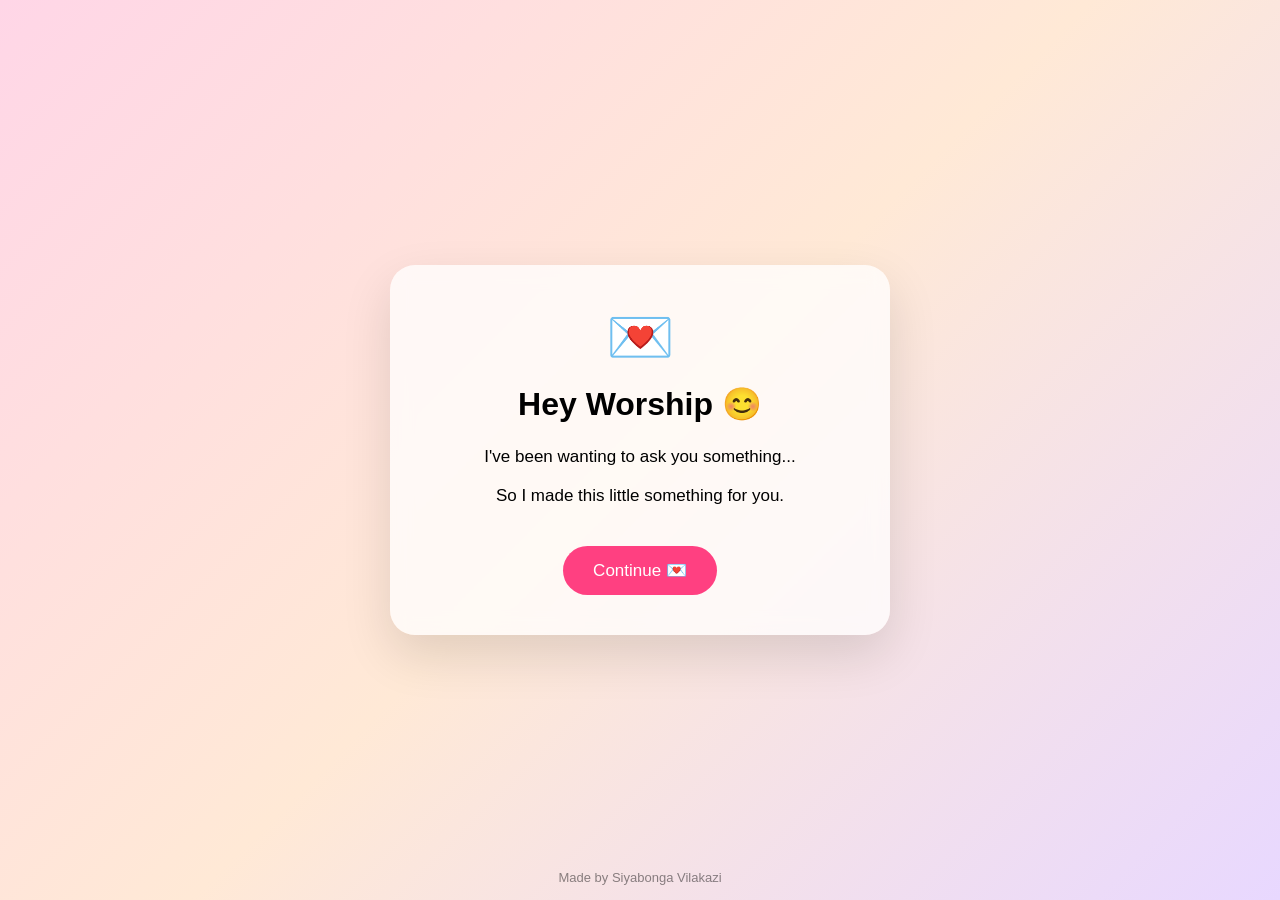
<file: index.html>
<!doctype html>
<html lang="en">
  <head>
    <meta charset="UTF-8" />
    <meta name="viewport" content="width=device-width, initial-scale=1.0" />
    <title>A Little Something 💌</title>

    <link rel="stylesheet" href="style.css" />
  </head>

  <body>
    <!-- Floating hearts -->
    <div class="hearts">
      <span>♡</span>
      <span>♡</span>
      <span>♡</span>
      <span>♡</span>
      <span>♡</span>
      <span>♡</span>
    </div>

    <main class="card">
      <div class="emoji">💌</div>

      <h1>Hey Worship 😊</h1>

      <p class="intro">I've been wanting to ask you something...</p>

      <p class="intro">So I made this little something for you.</p>

      <a href="question.html" class="continue-btn"> Continue 💌 </a>
    </main>

    <footer>Made by Siyabonga Vilakazi</footer>
  </body>
</html>
</file>
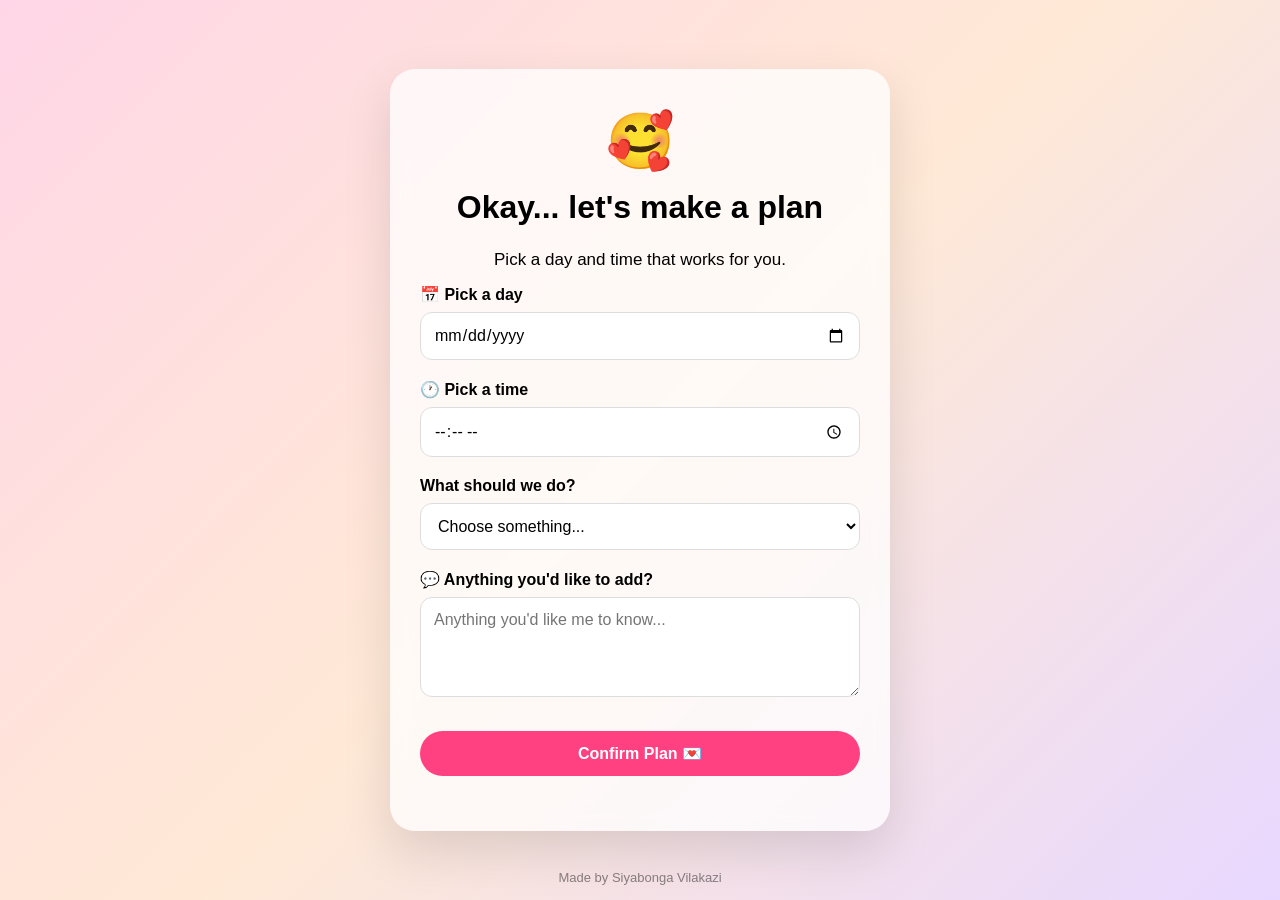
<file: form.html>
<!doctype html>
<html lang="en">
  <head>
    <meta charset="UTF-8" />
    <meta name="viewport" content="width=device-width, initial-scale=1.0" />
    <title>Let's Make a Plan 💕</title>
    <link rel="stylesheet" href="style.css" />
  </head>
  <body>
    <!-- Floating hearts -->
    <div class="hearts">
      <span>♡</span>
      <span>♡</span>
      <span>♡</span>
      <span>♡</span>
      <span>♡</span>
      <span>♡</span>
    </div>
    <main class="card form-card">
      <div class="emoji">🥰</div>
      <h1>Okay... let's make a plan</h1>
      <p class="intro">Pick a day and time that works for you.</p>
      <form id="planForm">
        <!-- Date -->
        <div class="form-group">
          <label for="date"> 📅 Pick a day </label>
          <input type="date" id="date" name="date" required />
        </div>

        <!-- Time -->
        <div class="form-group">
          <label for="time"> 🕐 Pick a time </label>

          <input type="time" id="time" name="time" required />
        </div>

        <!-- Plan -->
        <div class="form-group">
          <label for="plan">What should we do? </label>

          <select id="plan" name="plan" required>
            <option value="">Choose something...</option>

            <option value="Play pool 🎱">Play pool 🎱</option>

            <option value="Watch football ⚽">Watch football ⚽</option>

            <!--<option value="Get something to eat 🍕">
              Get something to eat 🍕
            </option-->

            <option value="Watch a movie 🎬">Watch a movie 🎬</option>

            <option value="Just chill 😊">Just chill 😊</option>

            <option value="Something else">Something else ✨</option>
          </select>
        </div>

        <!-- Other plan -->
        <div class="form-group" id="otherPlanGroup" style="display: none">
          <label for="otherPlan"> ✨ Tell me what you have in mind </label>

          <input
            type="text"
            id="otherPlan"
            name="otherPlan"
            placeholder="Your idea..." />
        </div>

        <!-- Message -->
        <div class="form-group">
          <label for="message"> 💬 Anything you'd like to add? </label>

          <textarea
            id="message"
            name="message"
            rows="4"
            placeholder="Anything you'd like me to know..."></textarea>
        </div>

        <button type="submit" class="submit-btn">Confirm Plan 💌</button>
      </form>

      <p id="formResponse"></p>
    </main>

    <footer>Made by Siyabonga Vilakazi</footer>

    <script src="script.js"></script>
  </body>
</html>
</file>
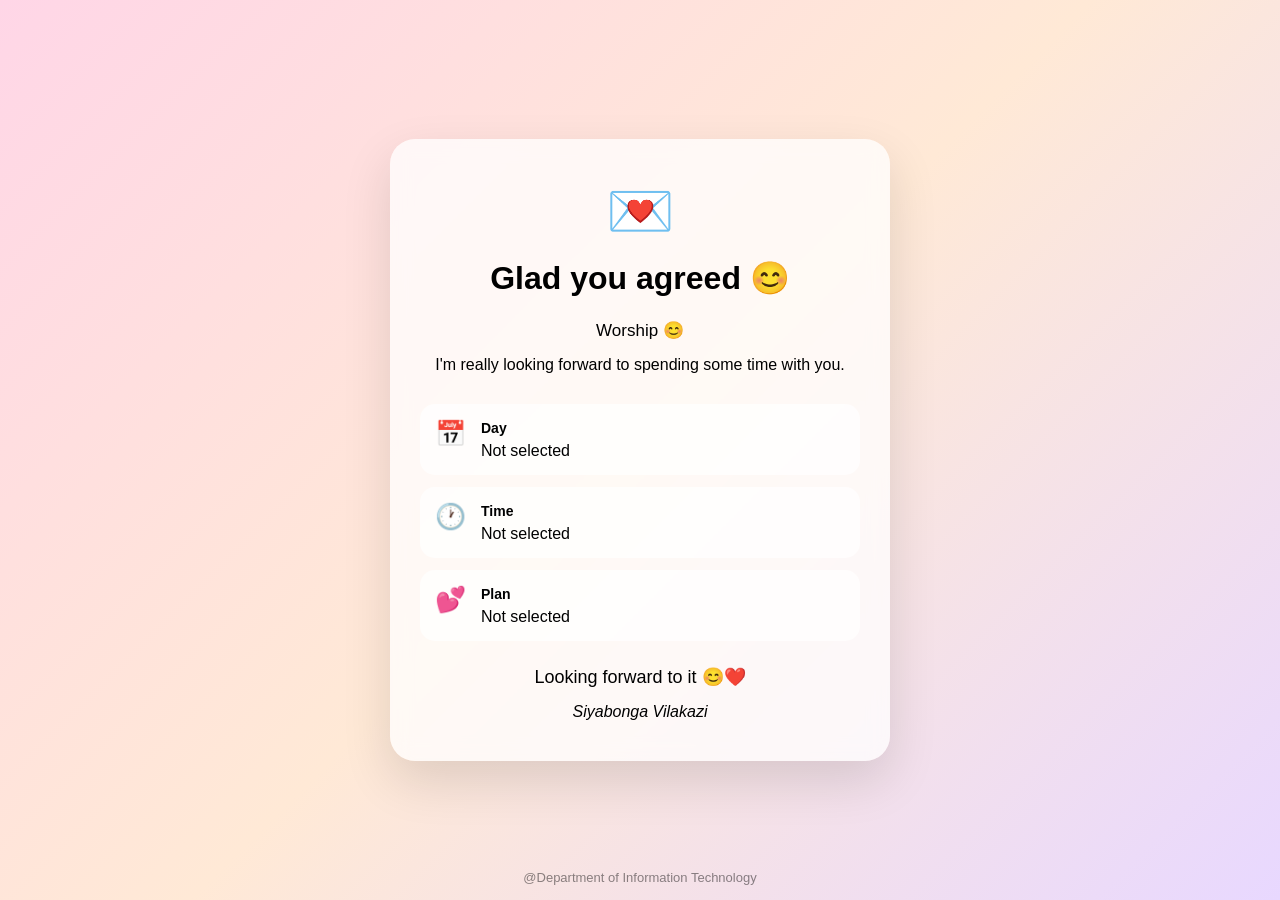
<file: invitation.html>
<!doctype html>
<html lang="en">
  <head>
    <meta charset="UTF-8" />
    <meta name="viewport" content="width=device-width, initial-scale=1.0" />

    <title>Your Invitation 💌</title>

    <link rel="stylesheet" href="style.css" />
  </head>

  <body>
    <!-- Floating hearts -->
    <div class="hearts">
      <span>♡</span>
      <span>♡</span>
      <span>♡</span>
      <span>♡</span>
      <span>♡</span>
      <span>♡</span>
    </div>

    <main class="card invitation-card">
      <div class="emoji">💌</div>

      <h1>Glad you agreed 😊</h1>

      <p class="intro">Worship 😊</p>

      <p>I'm really looking forward to spending some time with you.</p>

      <div class="invitation-details">
        <div class="detail">
          <span>📅</span>

          <div>
            <strong>Day</strong>
            <p id="invitationDate">Loading...</p>
          </div>
        </div>

        <div class="detail">
          <span>🕐</span>

          <div>
            <strong>Time</strong>
            <p id="invitationTime">Loading...</p>
          </div>
        </div>

        <div class="detail">
          <span>💕</span>

          <div>
            <strong>Plan</strong>
            <p id="invitationPlan">Loading...</p>
          </div>
        </div>

        <div class="detail" id="invitationMessageContainer">
          <span>💬</span>

          <div>
            <strong>Message</strong>

            <p id="invitationMessage">Loading...</p>
          </div>
        </div>
      </div>

      <p class="closing">Looking forward to it 😊❤️</p>

      <p class="signature">Siyabonga Vilakazi</p>
    </main>

    <footer>@Department of Information Technology</footer>

    <div id="celebration"></div>

    <script src="script.js"></script>
  </body>
</html>
</file>
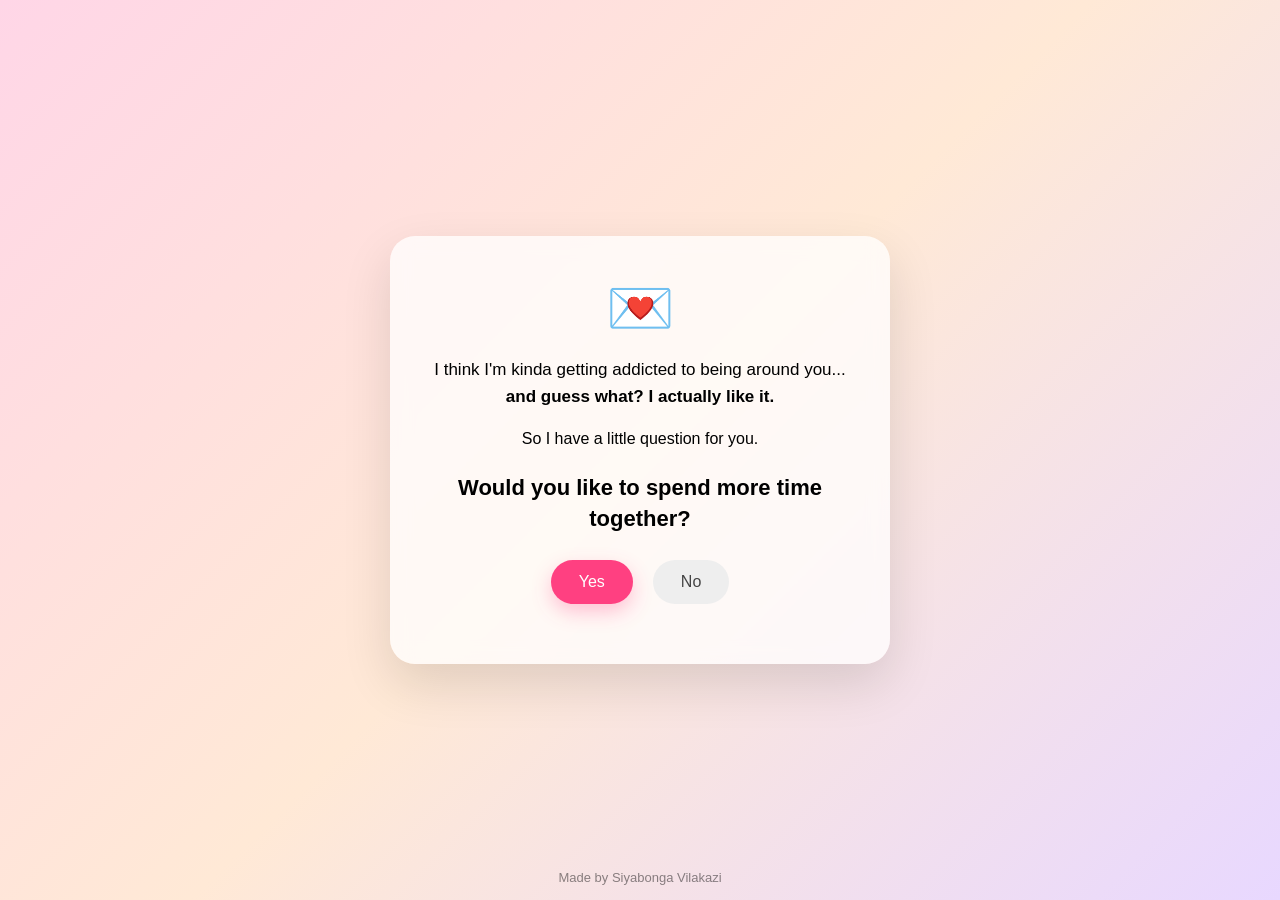
<file: question.html>
<!doctype html>
<html lang="en">
  <head>
    <meta charset="UTF-8" />
    <meta name="viewport" content="width=device-width, initial-scale=1.0" />

    <title>A Little Question 💌</title>

    <link rel="stylesheet" href="style.css" />
  </head>

  <body>
    <!-- Floating hearts -->
    <div class="hearts">
      <span>♡</span>
      <span>♡</span>
      <span>♡</span>
      <span>♡</span>
      <span>♡</span>
      <span>♡</span>
    </div>

    <main class="card">
      <div class="emoji">💌</div>


      <p class="intro">I think I'm kinda getting addicted to being around you... <b>and guess what? I actually like it.</b></p>

      <p class="question">So I have a little question for you.</p>

      <h2>Would you like to spend more time together?</h2>

      <div class="buttons">
        <button id="yesBtn">Yes</button>

        <button id="noBtn">No</button>
      </div>

      <p id="response"></p>
    </main>

    <footer>Made by Siyabonga Vilakazi</footer>

    <script src="script.js"></script>
  </body>
</html>
</file>
<file: style.css>
/* =========================
   RESET
========================= */

* {
  margin: 0;
  padding: 0;
  box-sizing: border-box;
}

/* =========================
   BODY
========================= */

body {
  min-height: 100vh;

  display: flex;
  justify-content: center;
  align-items: center;

  font-family: Arial, sans-serif;

  background: linear-gradient(135deg, #ffd6e7, #ffe9d6, #e8d8ff);

  overflow-x: hidden;

  padding: 20px;
}

/* =========================
   CARD
========================= */

.card {
  position: relative;

  width: min(90%, 500px);

  padding: 40px 30px;

  text-align: center;

  background: rgba(255, 255, 255, 0.75);

  border-radius: 25px;

  box-shadow: 0 20px 50px rgba(0, 0, 0, 0.12);

  backdrop-filter: blur(10px);

  animation: appear 0.8s ease;

  z-index: 2;
}

/* =========================
   EMOJI
========================= */

.emoji {
  font-size: 55px;

  margin-bottom: 15px;

  animation: floating 2.5s ease-in-out infinite;
}

/* =========================
   HEADINGS
========================= */

h1 {
  font-size: 32px;

  margin-bottom: 20px;
}

h2 {
  font-size: 22px;

  line-height: 1.4;

  margin: 25px 0;
}

/* =========================
   TEXT
========================= */

.intro {
  font-size: 17px;

  line-height: 1.6;

  margin-bottom: 12px;
}

.question {
  margin-top: 20px;

  font-size: 16px;
}

/* =========================
   BUTTONS
========================= */

.buttons {
  display: flex;

  justify-content: center;

  gap: 20px;

  margin-top: 25px;

  flex-wrap: wrap;
}

button {
  border: none;

  padding: 13px 28px;

  border-radius: 30px;

  font-size: 16px;

  cursor: pointer;

  transition:
    transform 0.2s ease,
    box-shadow 0.2s ease;
}

button:hover {
  transform: scale(1.08);
}

#yesBtn {
  background: #ff4081;

  color: white;

  box-shadow: 0 8px 20px rgba(255, 64, 129, 0.3);
}

#noBtn {
  background: #eeeeee;

  color: #444;
}

/* =========================
   CONTINUE BUTTON
========================= */

.continue-btn {
  display: inline-block;

  margin-top: 25px;

  padding: 14px 30px;

  border-radius: 30px;

  background: #ff4081;

  color: white;

  text-decoration: none;

  font-size: 17px;

  transition:
    transform 0.2s ease,
    box-shadow 0.2s ease;
}

.continue-btn:hover {
  transform: scale(1.07);

  box-shadow: 0 10px 25px rgba(255, 64, 129, 0.3);
}

/* =========================
   RESPONSE
========================= */

#response {
  margin-top: 20px;

  font-size: 18px;

  font-weight: bold;
}

/* =========================
   FORM
========================= */

.form-card {
  max-width: 550px;
}

.form-group {
  text-align: left;

  margin-bottom: 20px;
}

.form-group label {
  display: block;

  margin-bottom: 8px;

  font-weight: bold;
}

input,
select,
textarea {
  width: 100%;

  padding: 13px;

  border: 1px solid #ddd;

  border-radius: 12px;

  font-size: 16px;

  font-family: inherit;

  background: white;

  outline: none;
}

input:focus,
select:focus,
textarea:focus {
  border-color: #ff4081;

  box-shadow: 0 0 0 3px rgba(255, 64, 129, 0.1);
}

textarea {
  resize: vertical;
}

.submit-btn {
  width: 100%;

  margin-top: 10px;

  background: #ff4081;

  color: white;

  font-weight: bold;
}

#formResponse {
  margin-top: 15px;

  font-weight: bold;
}

/* =========================
   INVITATION
========================= */

.invitation-card {
  max-width: 550px;
}

.invitation-details {
  margin-top: 30px;

  text-align: left;
}

.detail {
  display: flex;

  align-items: flex-start;

  gap: 15px;

  padding: 15px;

  margin-bottom: 12px;

  background: rgba(255, 255, 255, 0.7);

  border-radius: 15px;
}

.detail > span {
  font-size: 25px;
}

.detail strong {
  font-size: 14px;
}

.detail p {
  margin-top: 5px;

  font-size: 16px;
}

.closing {
  margin-top: 25px;

  font-size: 18px;
}

.signature {
  margin-top: 15px;

  font-style: italic;
}

/* =========================
   FOOTER
========================= */

footer {
  position: fixed;

  bottom: 15px;

  left: 0;

  width: 100%;

  text-align: center;

  font-size: 13px;

  color: rgba(0, 0, 0, 0.45);

  z-index: 3;
}

/* =========================
   FLOATING HEARTS
========================= */

.hearts span {
  position: fixed;

  bottom: -30px;

  font-size: 25px;

  opacity: 0.5;

  animation: rise 8s linear infinite;

  z-index: 1;
}

.hearts span:nth-child(1) {
  left: 10%;

  animation-delay: 0s;
}

.hearts span:nth-child(2) {
  left: 25%;

  animation-delay: 2s;
}

.hearts span:nth-child(3) {
  left: 45%;

  animation-delay: 4s;
}

.hearts span:nth-child(4) {
  left: 65%;

  animation-delay: 1s;
}

.hearts span:nth-child(5) {
  left: 80%;

  animation-delay: 3s;
}

.hearts span:nth-child(6) {
  left: 90%;

  animation-delay: 5s;
}

/* =========================
   CELEBRATION
========================= */

#celebration span {
  position: fixed;

  pointer-events: none;

  z-index: 10;

  animation: explode 2s ease forwards;
}

/* =========================
   ANIMATIONS
========================= */

@keyframes appear {
  from {
    opacity: 0;

    transform: translateY(25px) scale(0.95);
  }

  to {
    opacity: 1;

    transform: translateY(0) scale(1);
  }
}

@keyframes floating {
  0%,
  100% {
    transform: translateY(0);
  }

  50% {
    transform: translateY(-10px);
  }
}

@keyframes rise {
  0% {
    transform: translateY(0);

    opacity: 0;
  }

  20% {
    opacity: 0.5;
  }

  100% {
    transform: translateY(-110vh);

    opacity: 0;
  }
}

@keyframes explode {
  0% {
    transform: scale(0);

    opacity: 1;
  }

  100% {
    transform: translate(
        calc(-100px + 200px * var(--x)),
        calc(-100px + 200px * var(--y))
      )
      scale(1.5);

    opacity: 0;
  }
}

/* =========================
   MOBILE
========================= */

@media (max-width: 600px) {
  body {
    padding: 15px;
  }

  .card {
    width: 100%;

    padding: 30px 20px;
  }

  h1 {
    font-size: 27px;
  }

  h2 {
    font-size: 20px;
  }

  .emoji {
    font-size: 45px;
  }

  .buttons {
    gap: 12px;
  }
}
</file>
